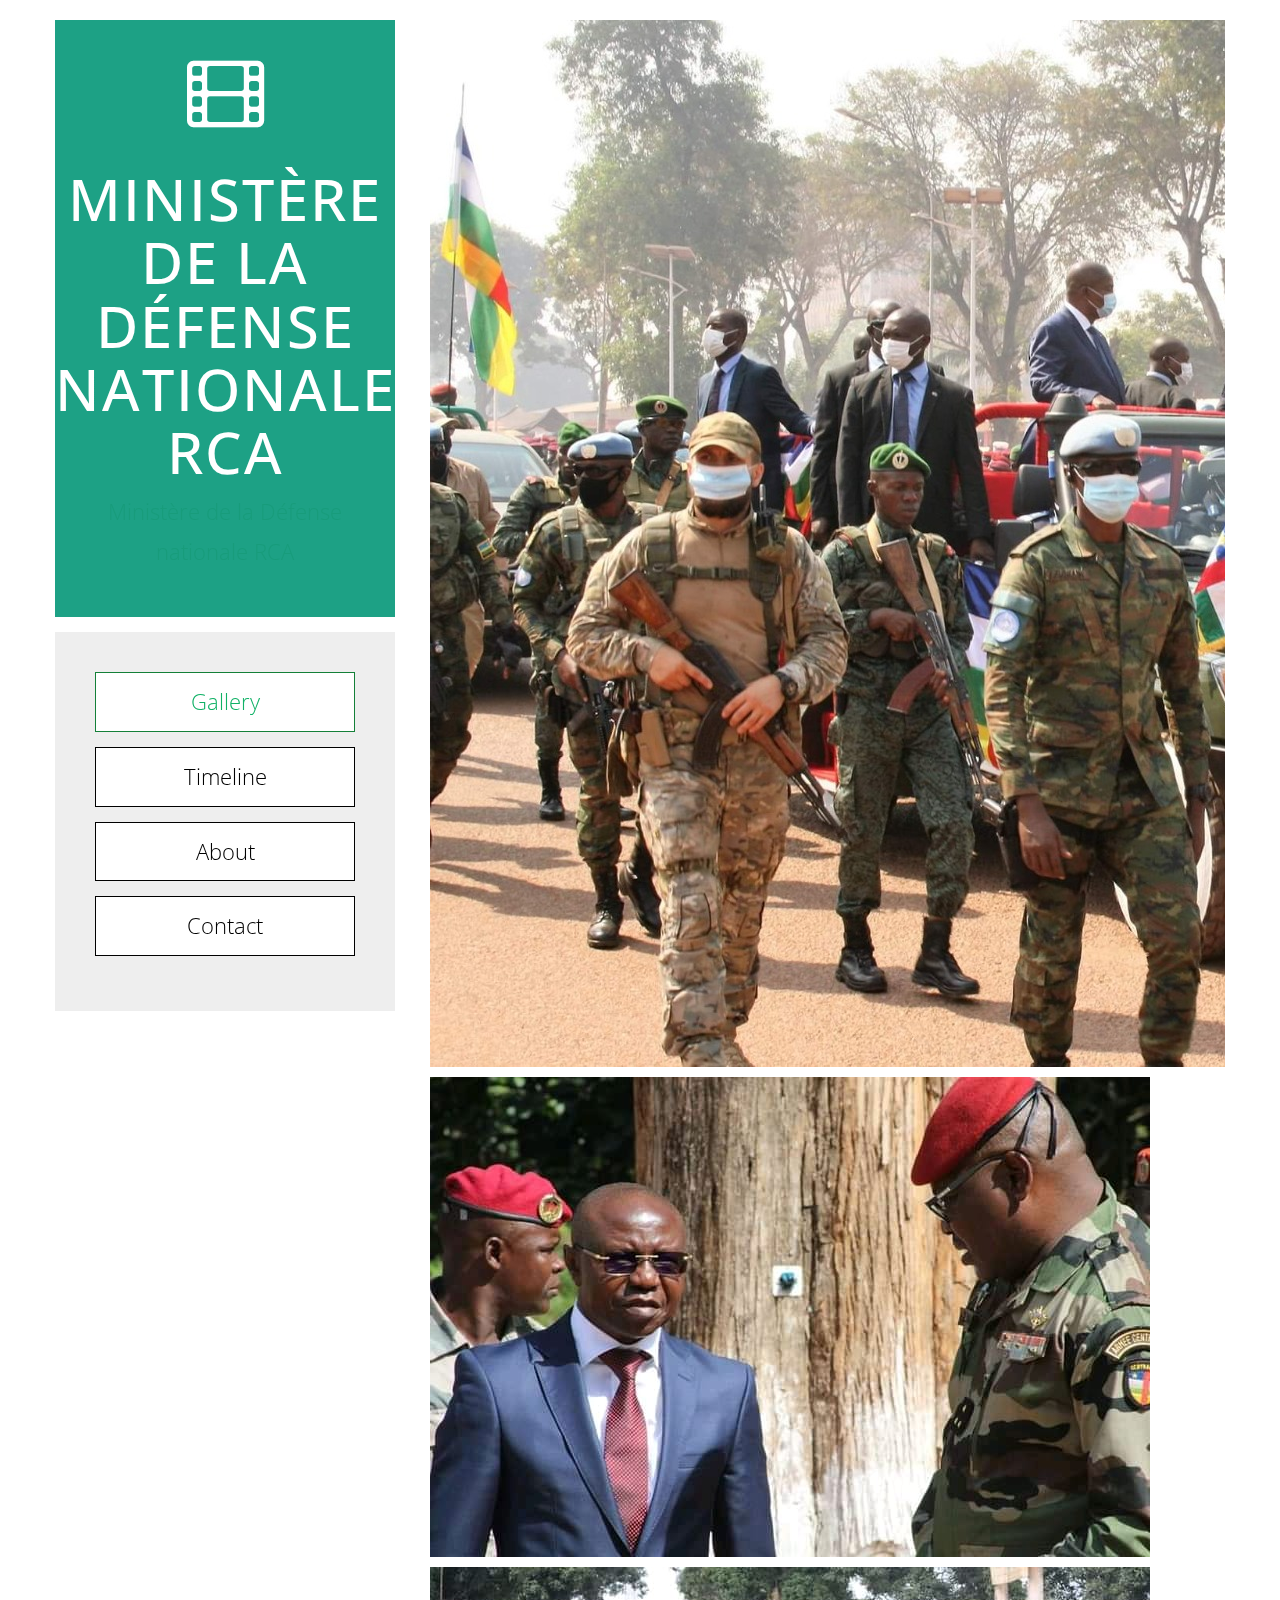
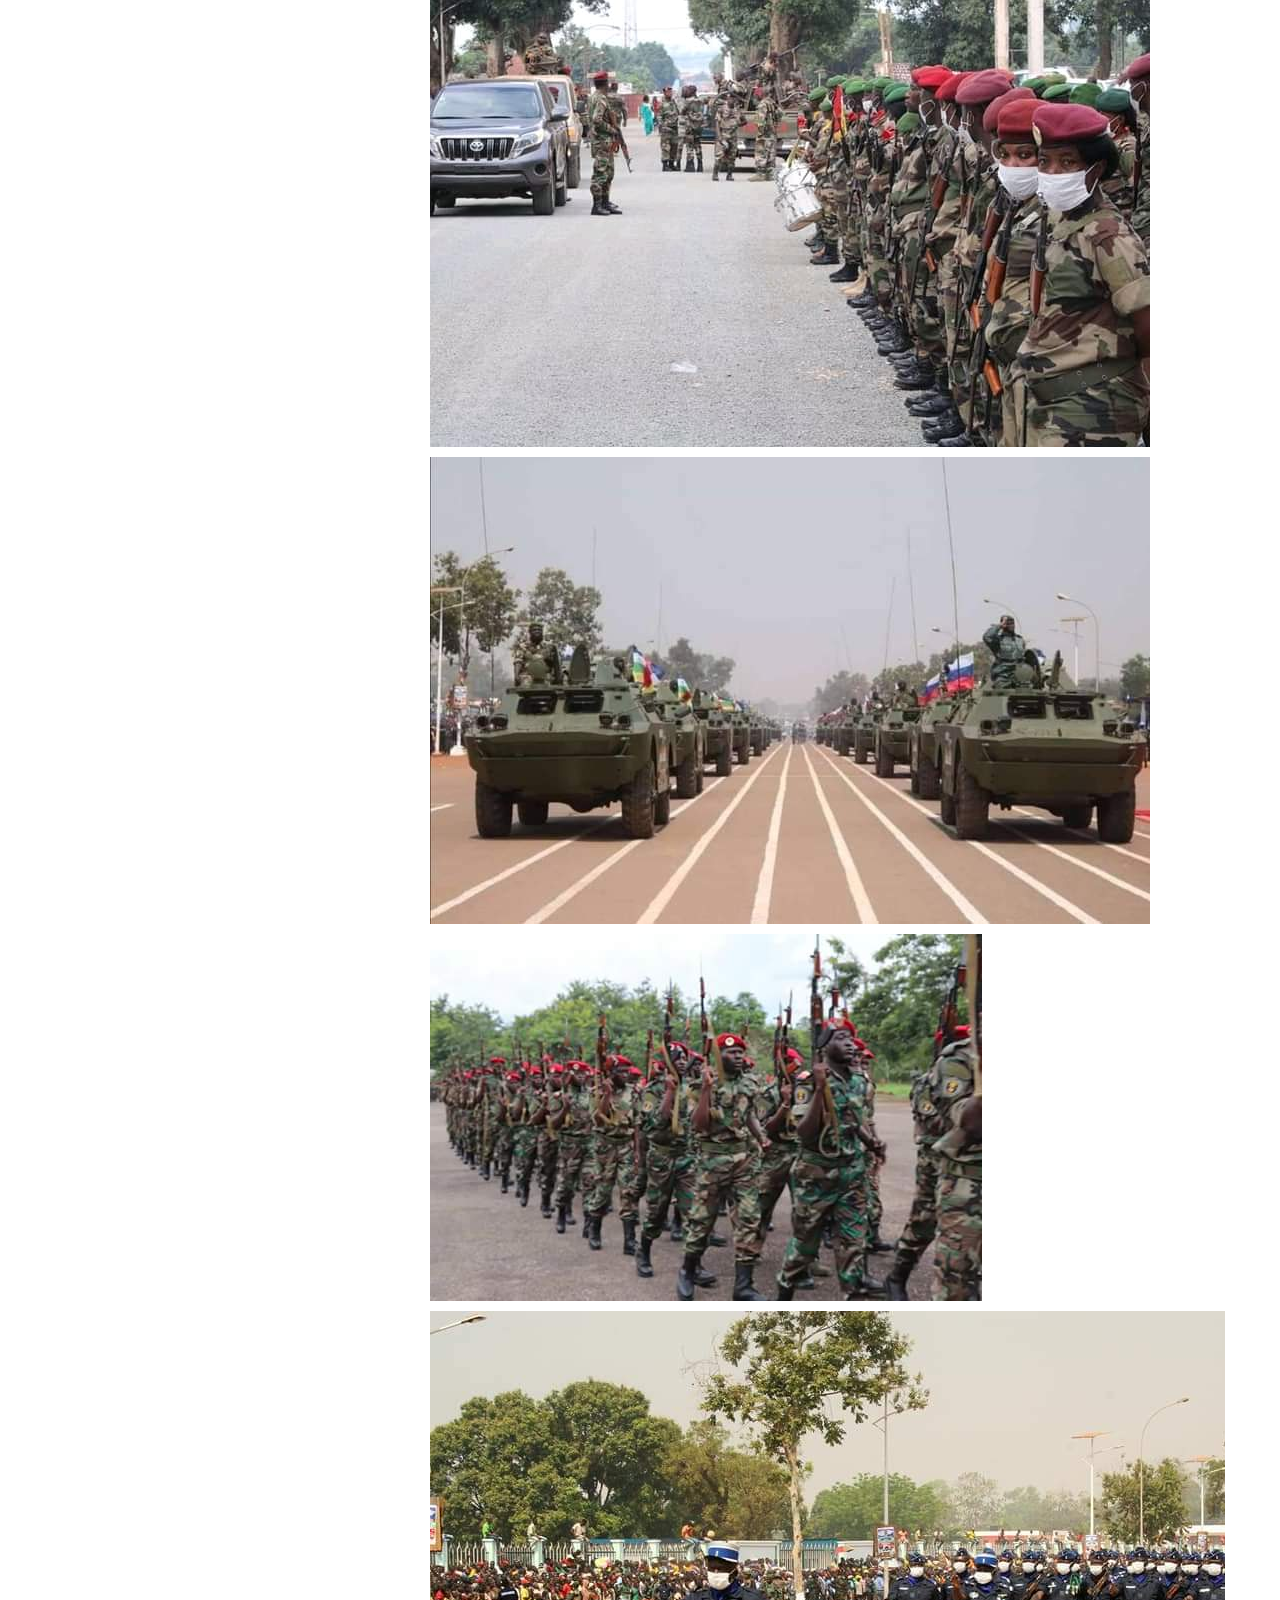
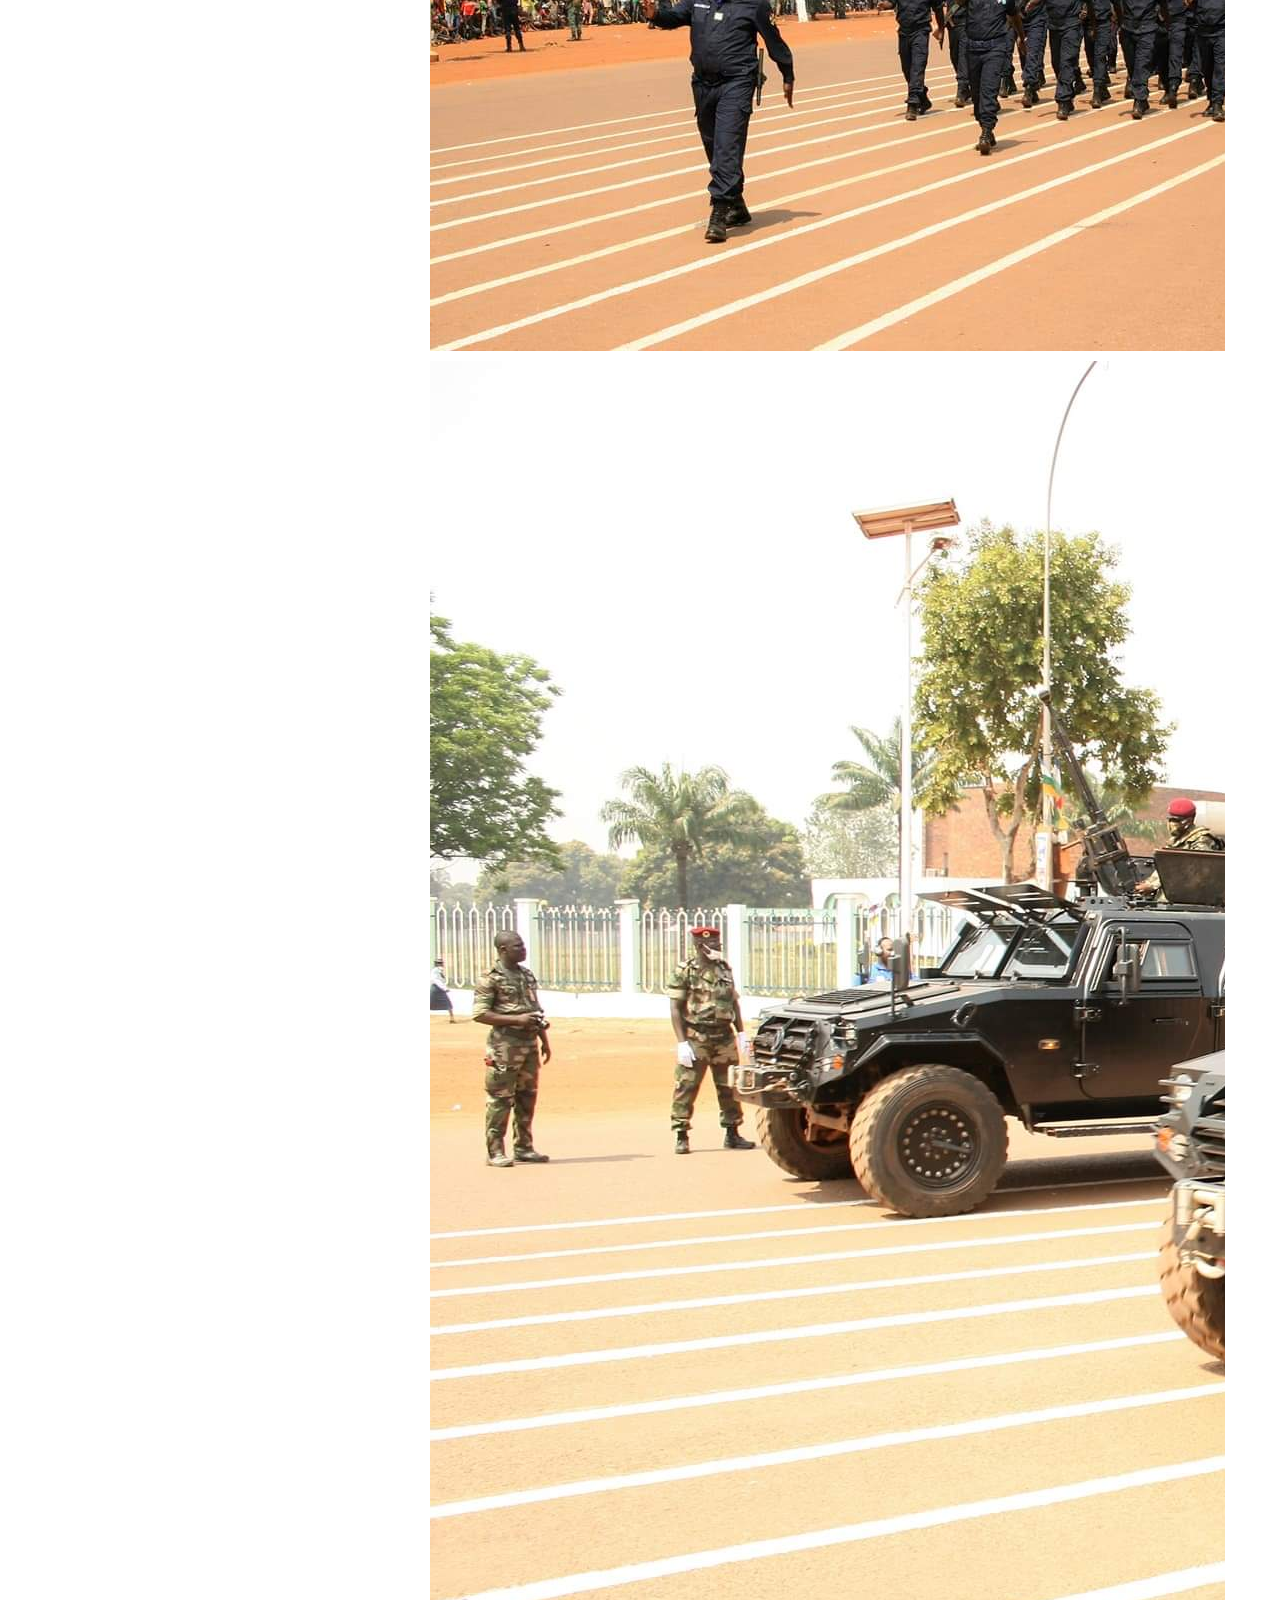
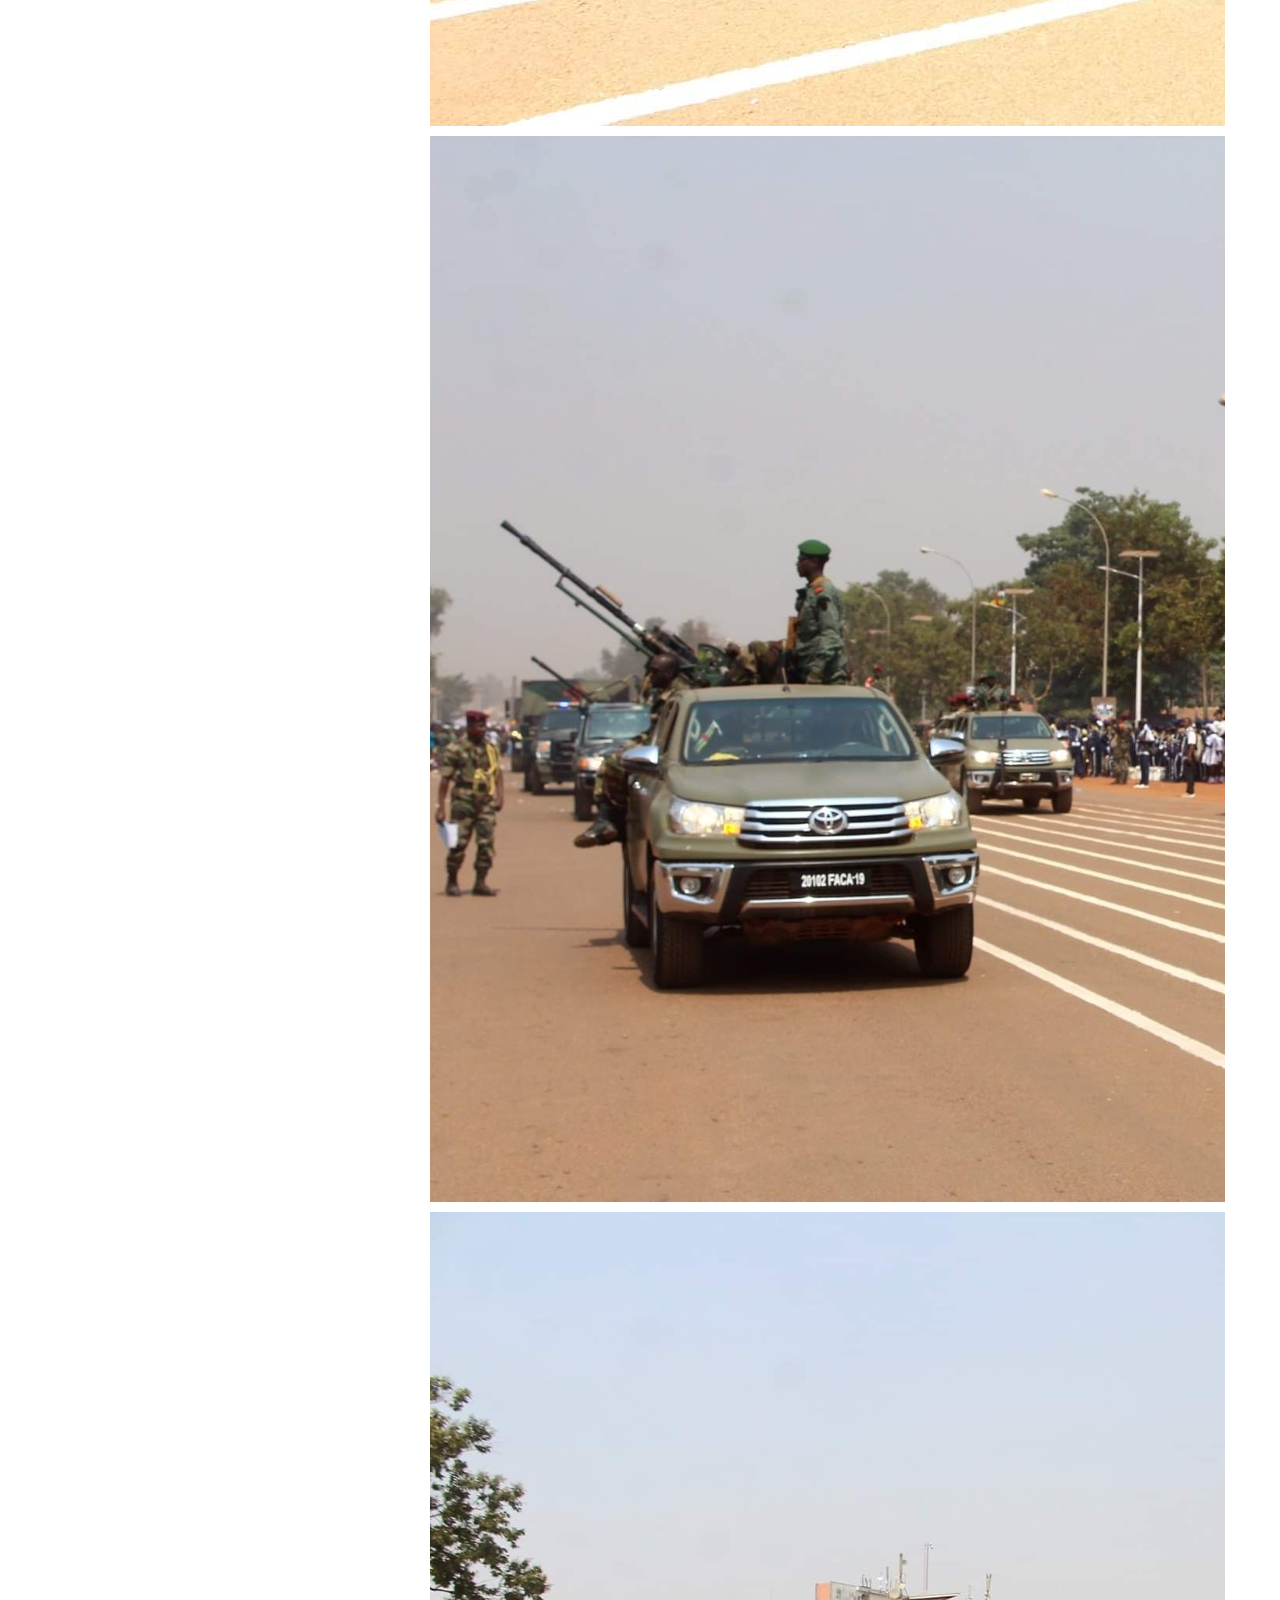
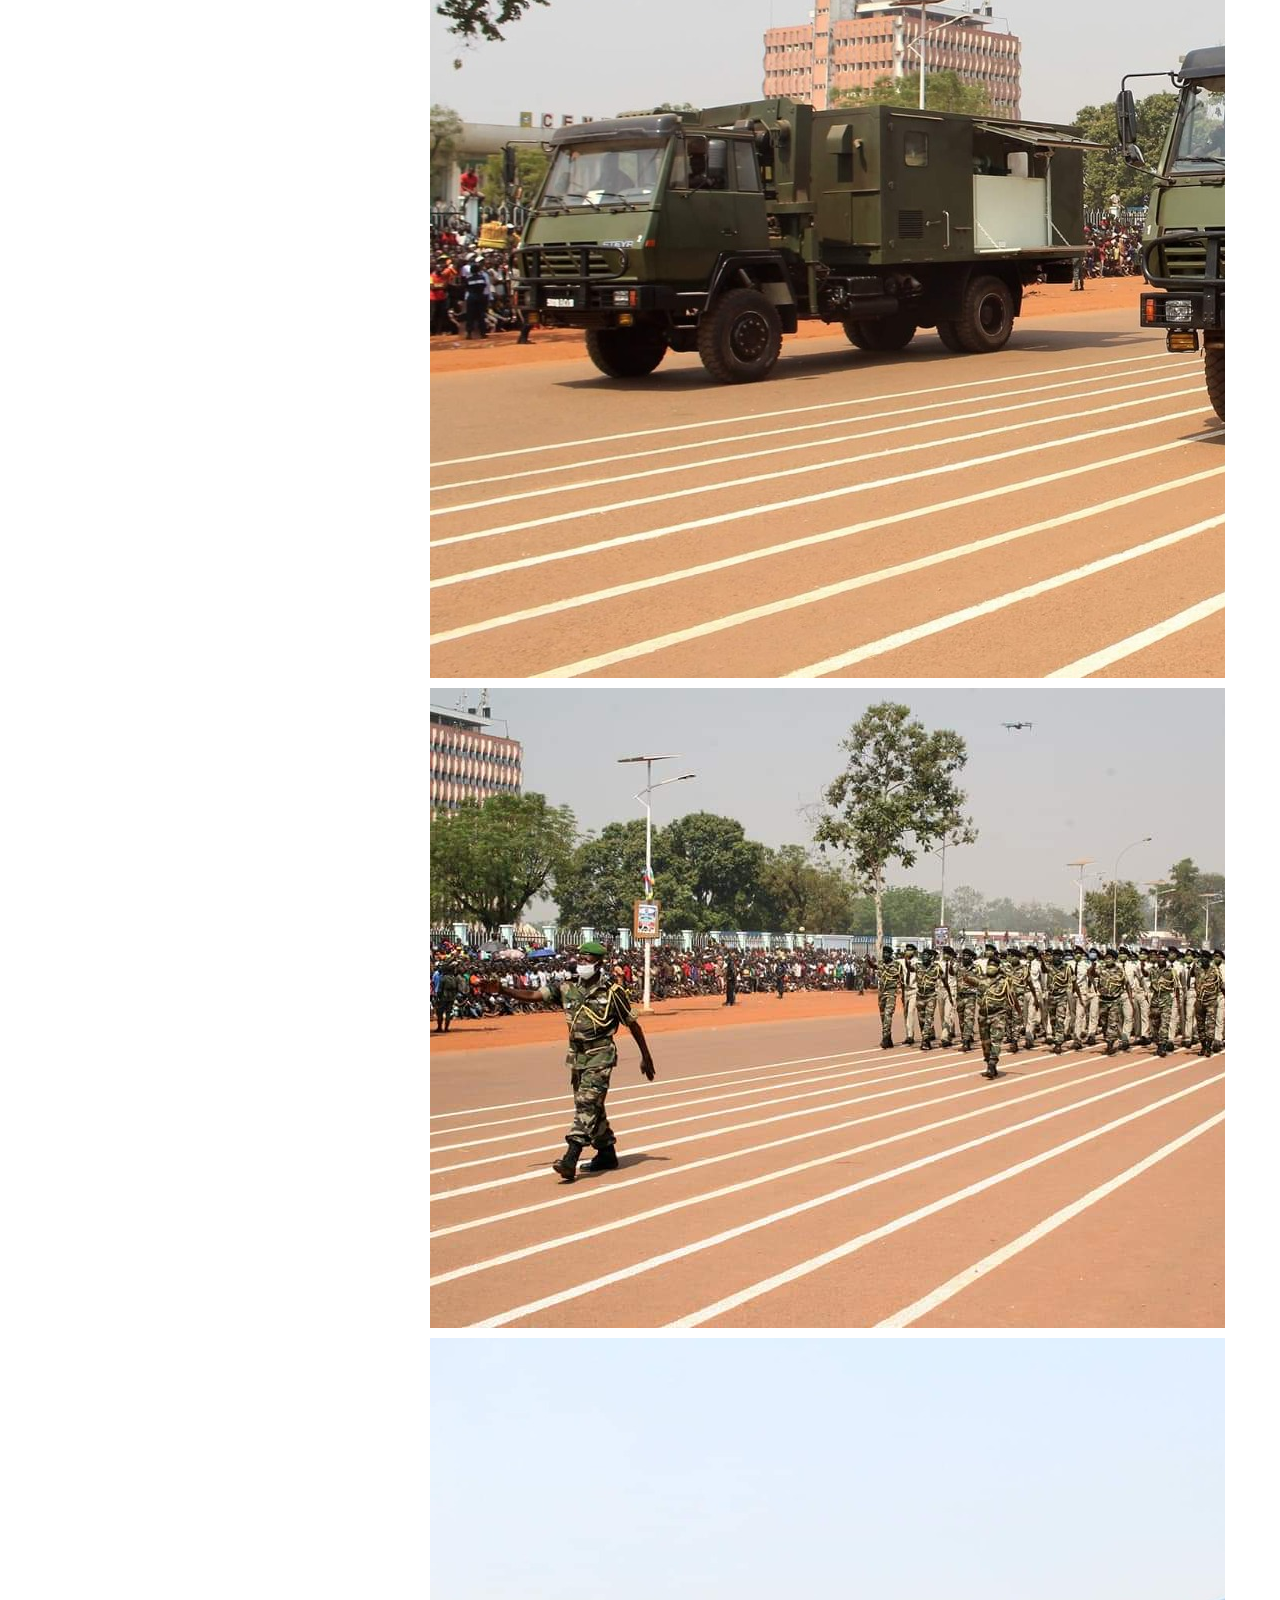
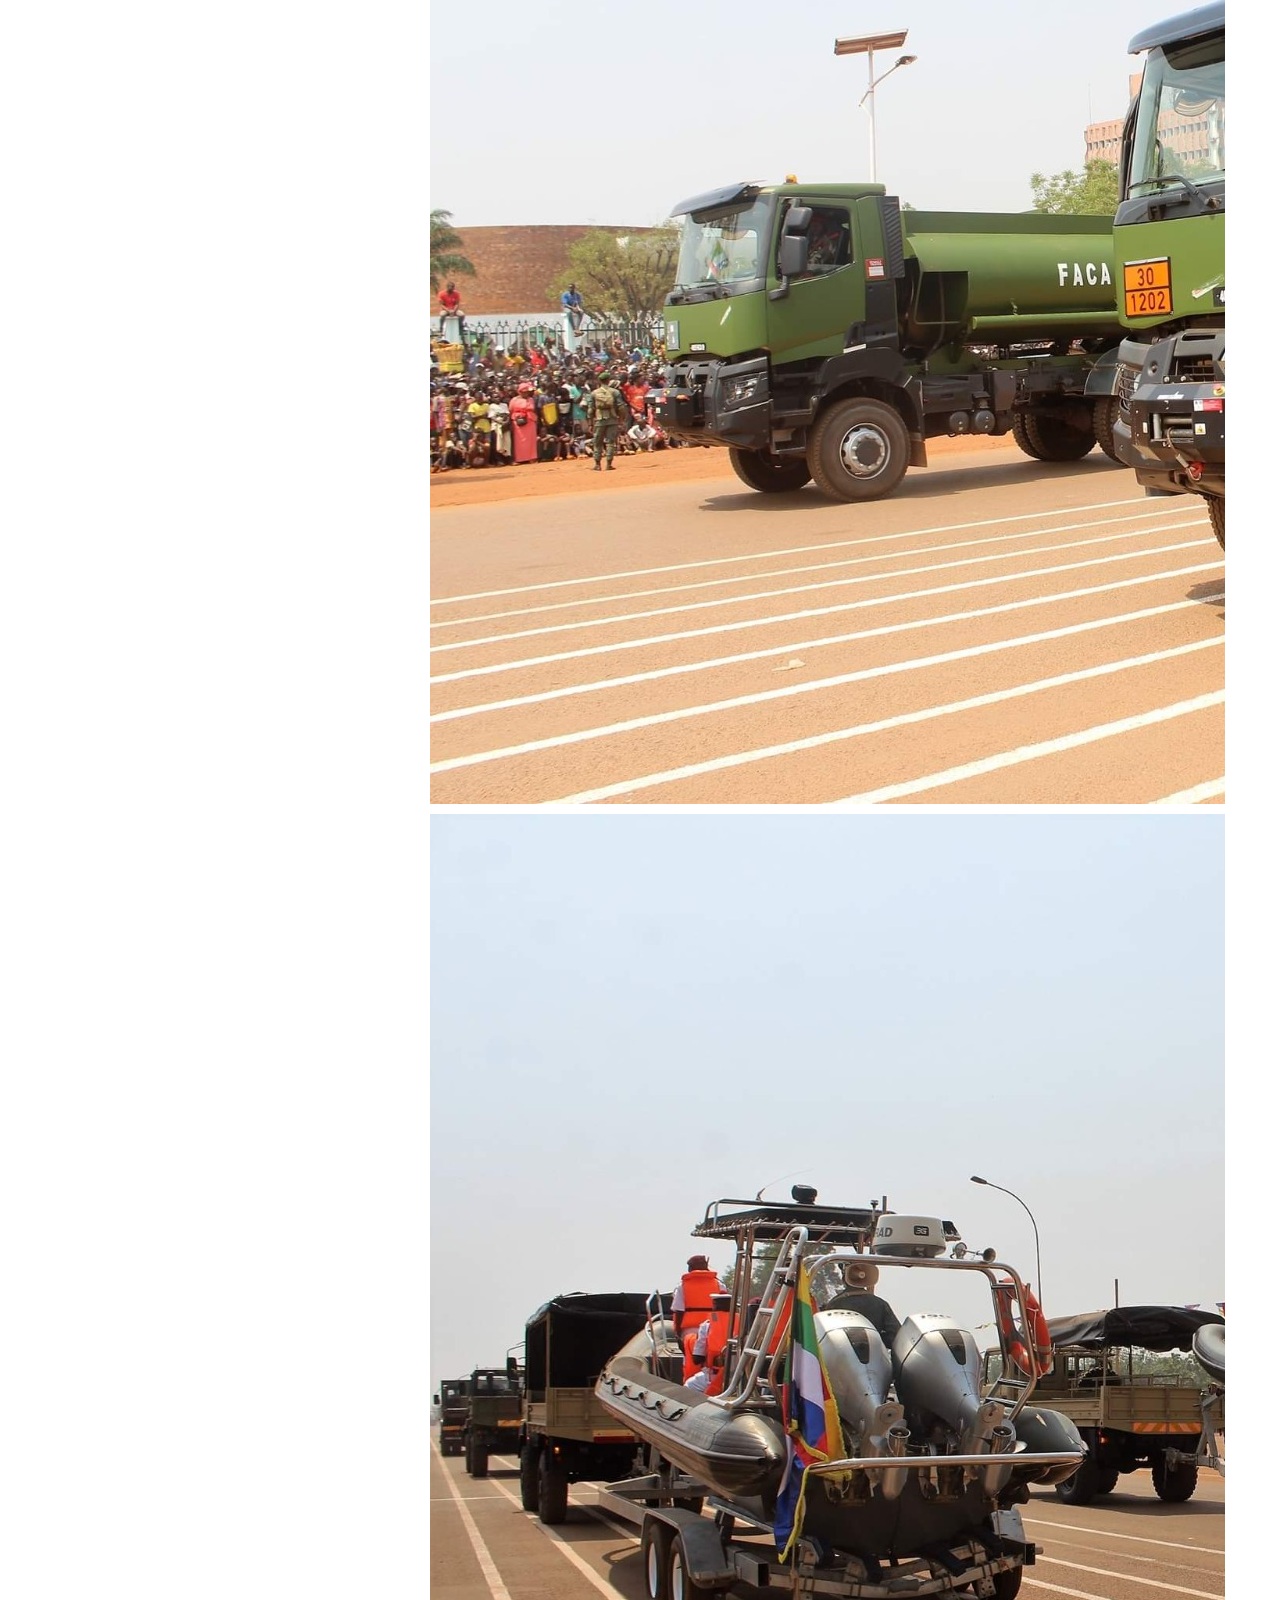
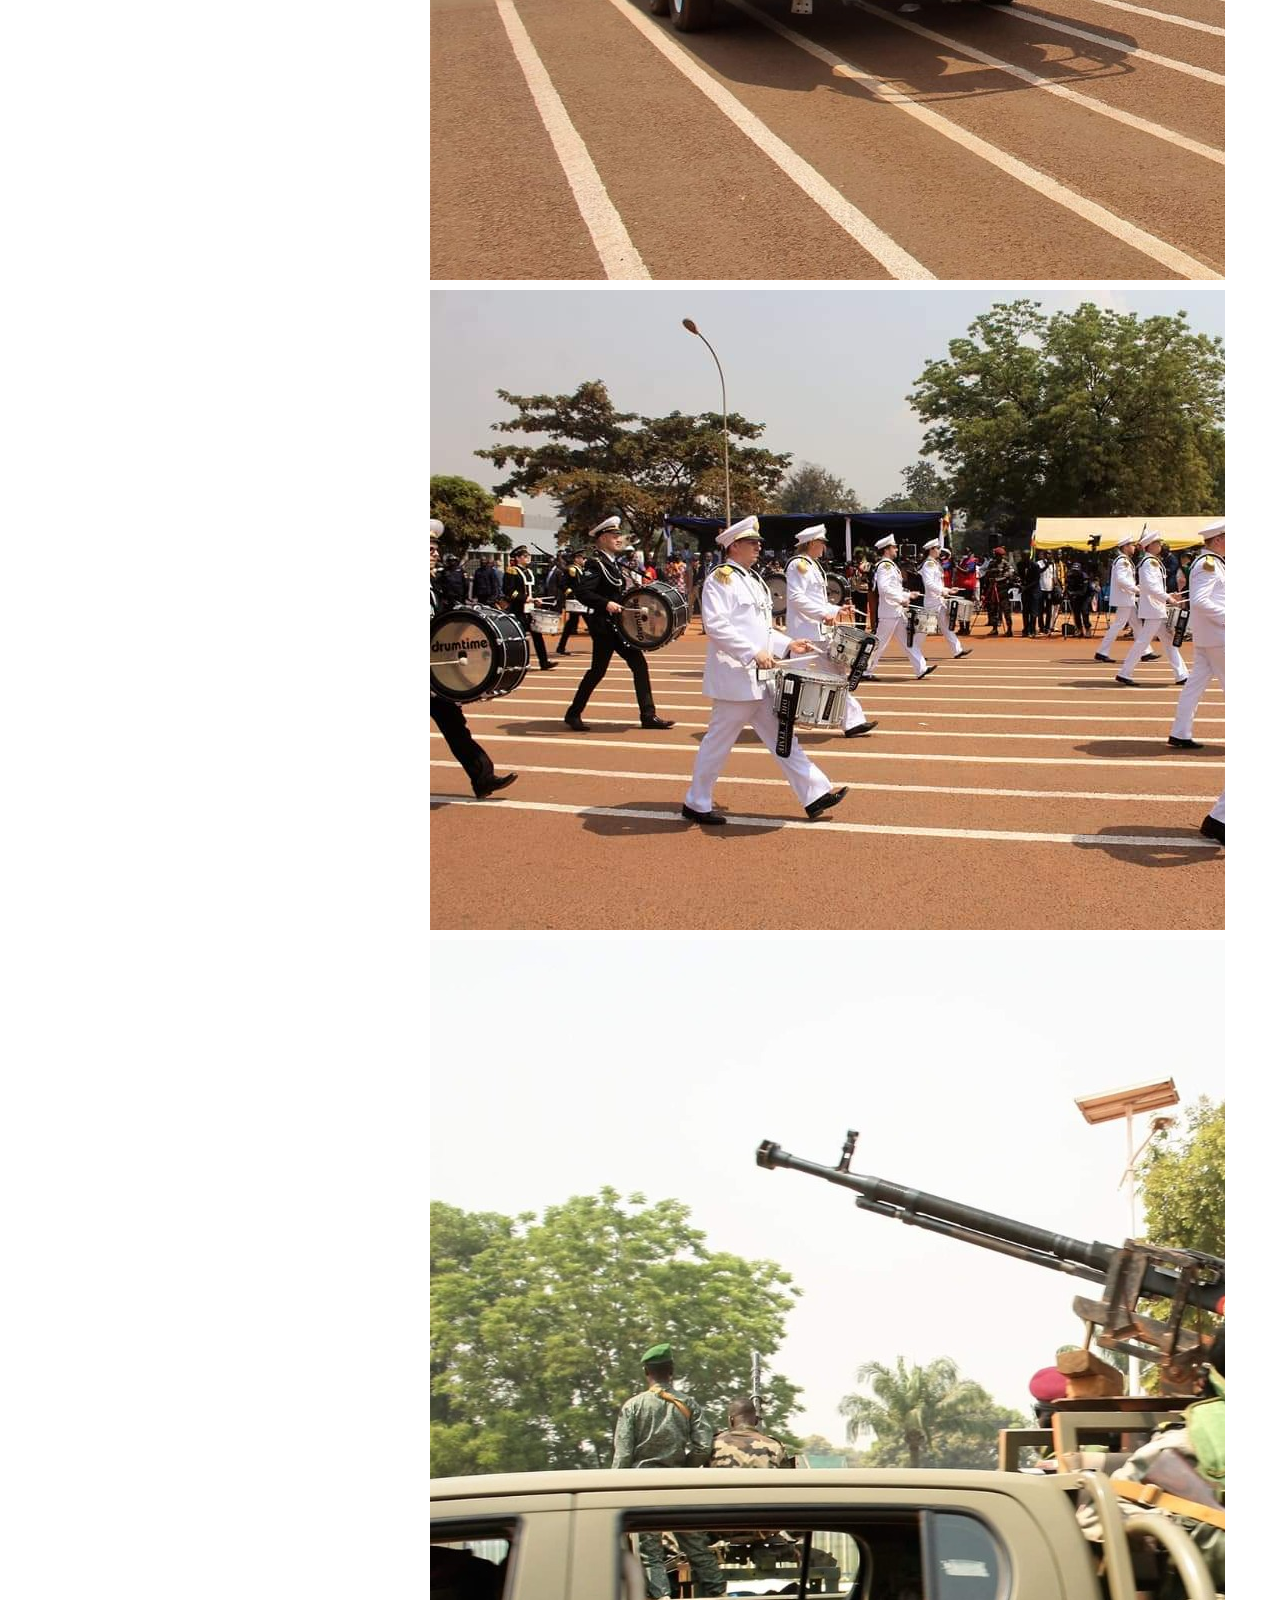
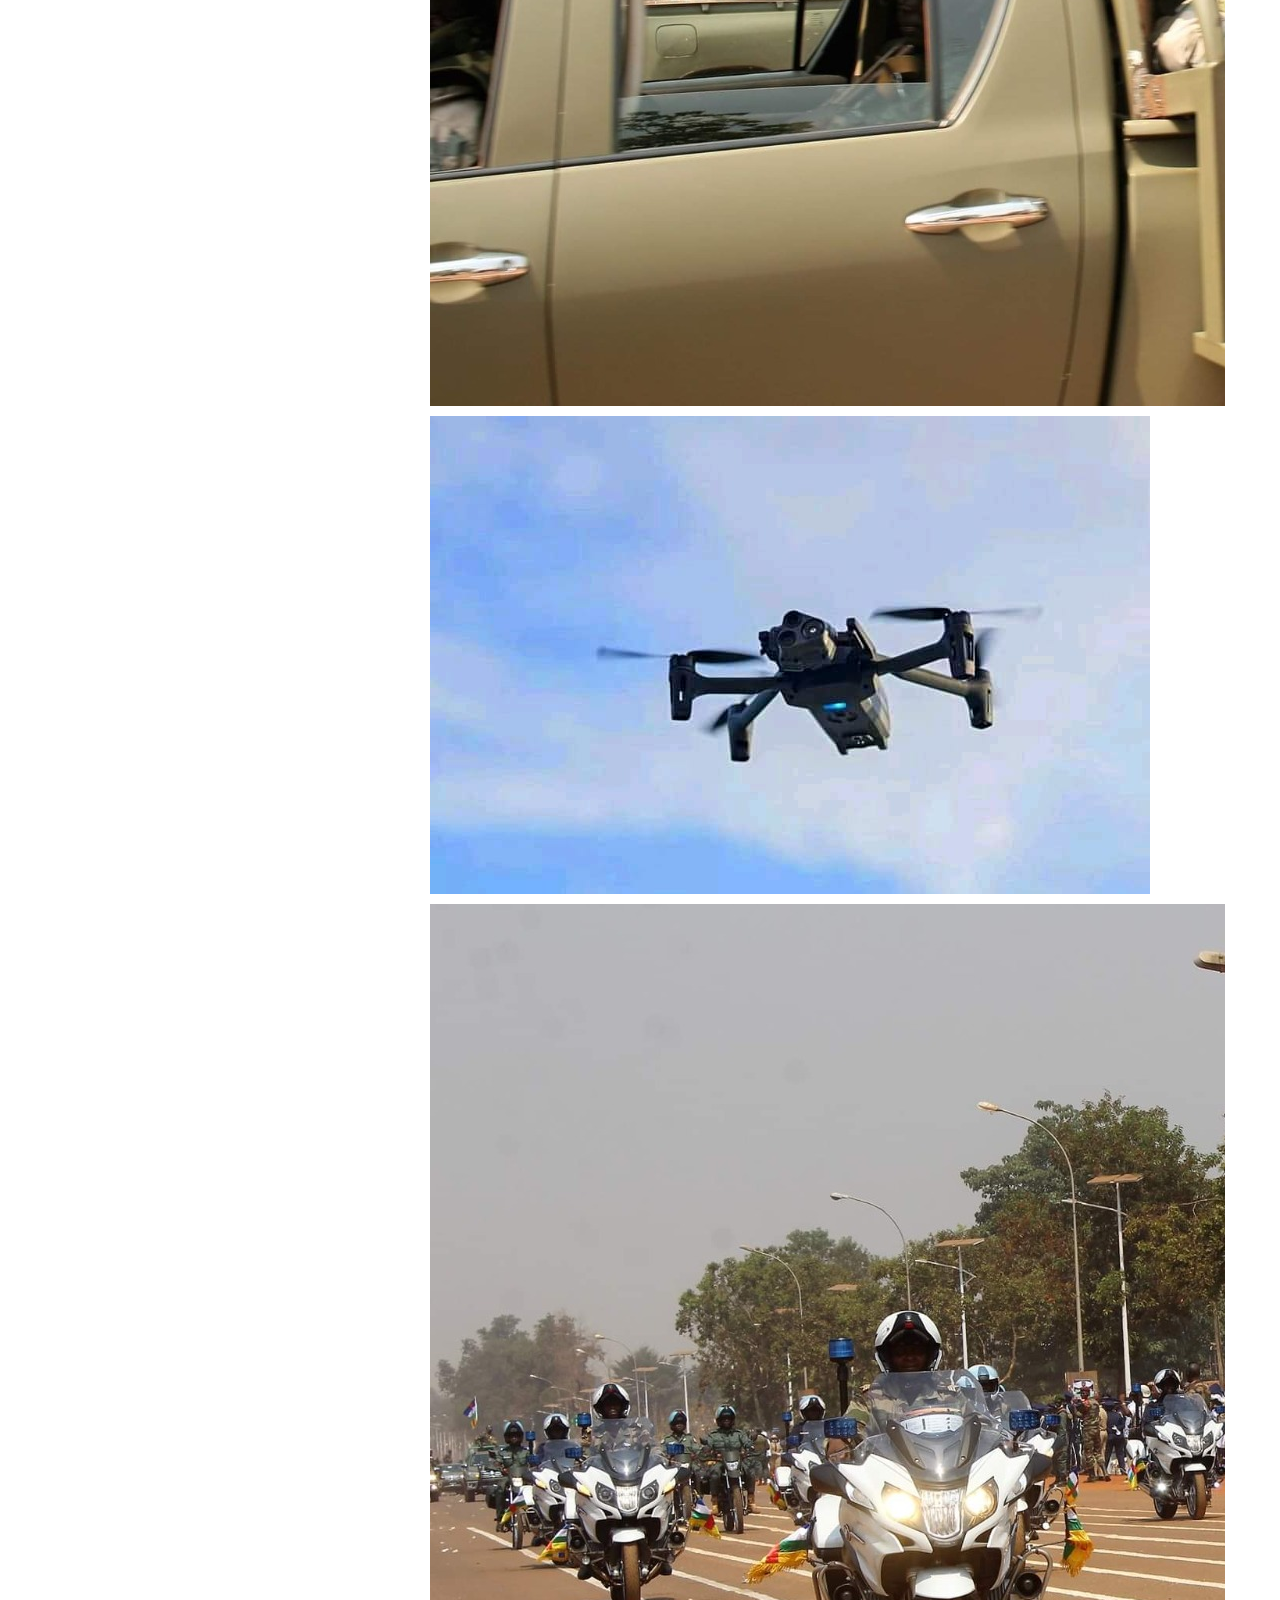
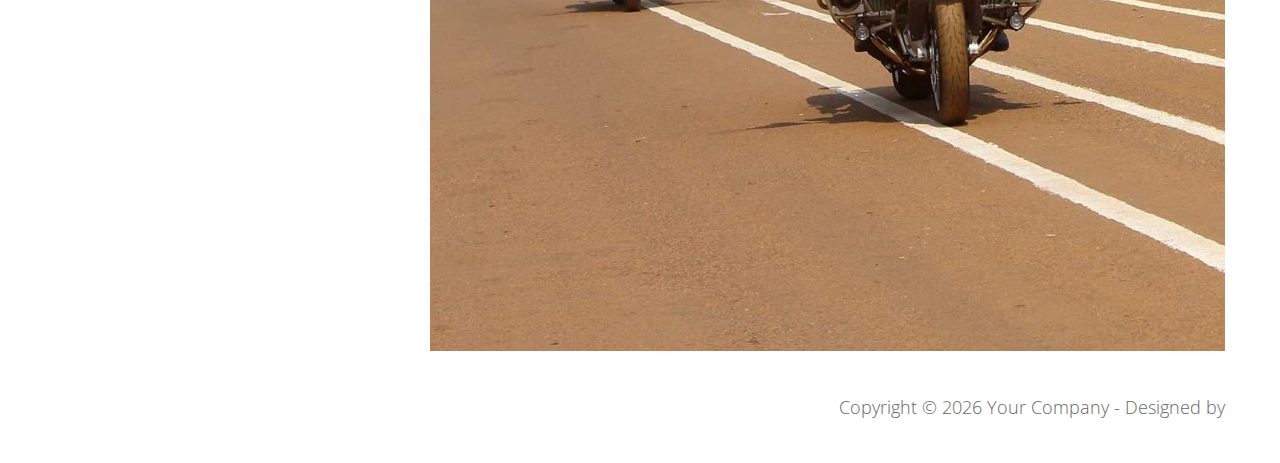
<file: index.html>
<!DOCTYPE html>
<html lang="en">
<head>
    <meta charset="utf-8">
    <meta http-equiv="X-UA-Compatible" content="IE=edge">
    <meta name="viewport" content="width=device-width, initial-scale=1">
    <title>Ministère de la Défense nationale RCA </title>
<!--

Template 2094 Mason

http://www.tooplate.com/view/2094-mason

-->
    <!-- load stylesheets -->
    <link rel="stylesheet" href="//fonts.googleapis.com/css?family=Open+Sans:300,400"> <!-- Google web font "Open Sans", https://fonts.google.com/ -->
    <link rel="stylesheet" href="font-awesome-4.7.0/css/font-awesome.min.css">         <!-- Font Awesome, http://fontawesome.io/ -->
    <link rel="stylesheet" href="css/bootstrap.min.css">                               <!-- Bootstrap styles, https://getbootstrap.com/ -->
    <link rel="stylesheet" href="css/tooplate-style.css">                            <!-- Templatemo style -->

    <!-- HTML5 shim and Respond.js for IE8 support of HTML5 elements and media queries -->
    <!-- WARNING: Respond.js doesn't work if you view the page via file:// -->
        <!--[if lt IE 9]>
          <script src="https://oss.maxcdn.com/html5shiv/3.7.2/html5shiv.min.js"></script>
          <script src="https://oss.maxcdn.com/respond/1.4.2/respond.min.js"></script>
          <![endif]-->
      </head>

      <body>
        <div class="container-fluid">
            <div class="tm-body">
                <div class="tm-sidebar sticky">
                    <section id="welcome" class="tm-content-box tm-banner margin-b-15">
                        <div class="tm-banner-inner">
                            <i class="fa fa-film fa-4x margin-b-40"></i>
                            <h1 class="tm-banner-title">Ministère de la Défense nationale RCA </h1>
                            <p class="tm-banner-subtitle">Ministère de la Défense nationale RCA </p>                   
                        </div>                    
                    </section>
                    <nav class="tm-main-nav">
                        <ul class="tm-main-nav-ul">
                            <li class="tm-nav-item"><a href="index.html" class="tm-nav-item-link tm-button active">Gallery</a>
                            </li>
                            <li class="tm-nav-item"><a href="timeline.html" class="tm-nav-item-link tm-button">Timeline</a>
                            </li>
                            <li class="tm-nav-item"><a href="about.html" class="tm-nav-item-link tm-button">About</a>
                            </li>
                            <li class="tm-nav-item"><a href="contact.html" class="tm-nav-item-link tm-button">Contact</a>
                            </li>
                        </ul>
                    </nav>
                </div>
                
                <div class="tm-main-content tm-gallery-container">                    
                    <div class="grid">                                                    
                        <div class="grid-item"><img src="img/gallery-img-23-01.jpg" alt="Image"></div>
                        <div class="grid-item"><img src="img/gallery-img-11-01.jpg" alt="Image"></div>
                        <div class="grid-item"><img src="img/gallery-img-12-01.jpg" alt="Image"></div>
                        <div class="grid-item"><img src="img/gallery-img-11-02.jpg" alt="Image"></div>                        
                        <div class="grid-item"><img src="img/gallery-img-12-02.jpg" alt="Image"></div>
                        <div class="grid-item"><img src="img/gallery-img-23-02.jpg" alt="Image"></div>
                        <div class="grid-item"><img src="img/gallery-img-11-03.jpg" alt="Image"></div>
                        <div class="grid-item"><img src="img/gallery-img-23-03.jpg" alt="Image"></div>                        
                        <div class="grid-item"><img src="img/gallery-img-11-04.jpg" alt="Image"></div>
                        <div class="grid-item"><img src="img/gallery-img-11-05.jpg" alt="Image"></div>
                        <div class="grid-item"><img src="img/gallery-img-12-03.jpg" alt="Image"></div>
                        <div class="grid-item"><img src="img/gallery-img-12-04.jpg" alt="Image"></div>
                        <div class="grid-item"><img src="img/gallery-img-11-06.jpg" alt="Image"></div>
                        <div class="grid-item"><img src="img/gallery-img-23-04.jpg" alt="Image"></div>
                        <div class="grid-item"><img src="img/gallery-img-11-07.jpg" alt="Image"></div>
                        <div class="grid-item"><img src="img/gallery-img-23-05.jpg" alt="Image"></div>
                    </div>                    
                </div> <!-- tm-main-content -->
            </div>

            <footer class="tm-footer text-right">
                <p>Copyright &copy; <span class="tm-current-year">2018</span> Your Company 
                
                - Designed by </p>
            </footer> 

        </div> <!-- container-fluid -->
        
        <!-- load JS files -->
        
        <script src="js/jquery-1.11.3.min.js"></script>             <!-- jQuery (https://jquery.com/download/) -->
        <script src="js/imagesloaded.pkgd.min.js"></script> <!-- https://masonry.desandro.com/ -->
        <script src="js/masonry.pkgd.min.js"></script> <!-- https://masonry.desandro.com/ -->
        
        <!-- Templatemo scripts -->
        <script>  
    
        $(document).ready(function(){

            // init Masonry
            // https://codepen.io/craigwheeler/pen/MYjBga
            var $grid = $('.grid').masonry({
                
                // set itemSelector so .grid-sizer is not used in layout
                // itemSelector: '.grid-item',
                // use element for option
                // columnWidth: '.grid-sizer',
                // percentPosition: true

                itemSelector: '.grid-item',
                isFitWidth: true,
                columnWidth: 1
            });
            // layout Masonry after each image loads
            $grid.imagesLoaded().progress( function() {
              $grid.masonry('layout');
            });            

            // Update the current year in copyright
            $('.tm-current-year').text(new Date().getFullYear());        
        });

        </script>
    </body>
    </html>
</file>
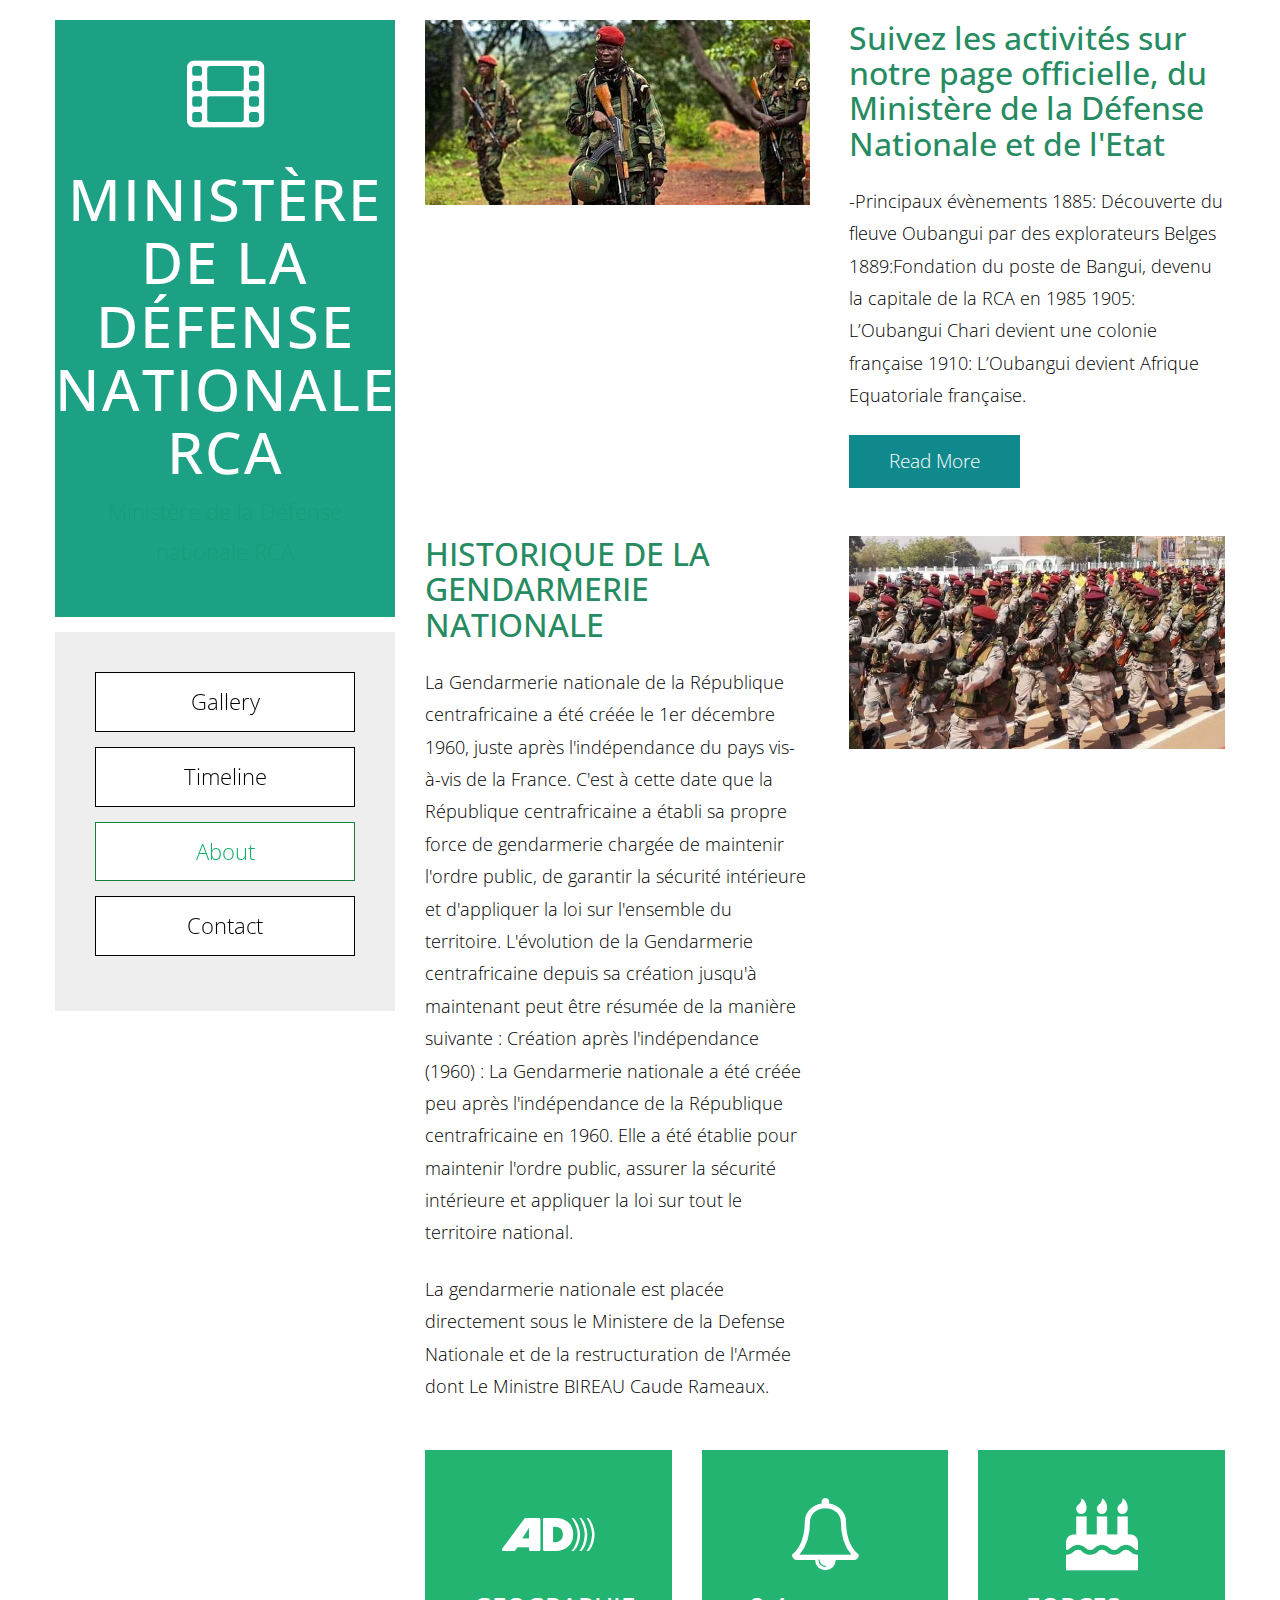
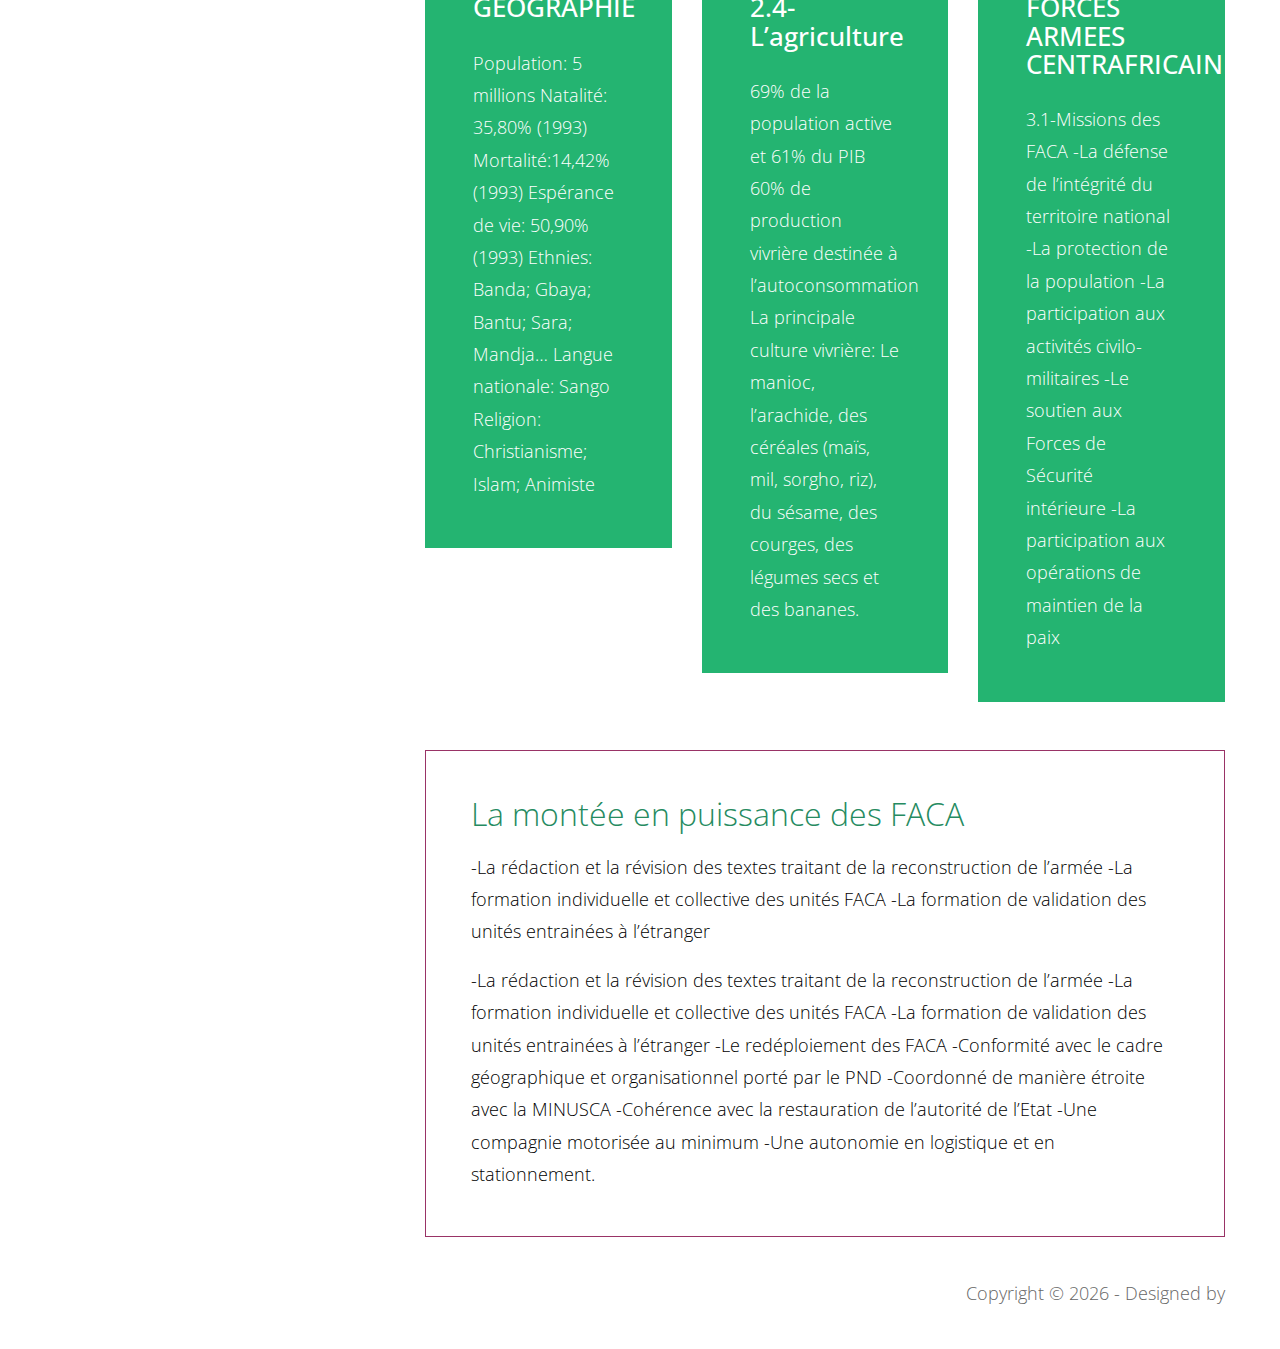
<file: about.html>
<!DOCTYPE html>
<html lang="en">
<head>
    <meta charset="utf-8">
    <meta http-equiv="X-UA-Compatible" content="IE=edge">
    <meta name="viewport" content="width=device-width, initial-scale=1">
    <title>Ministère de la Défense nationale RCA </title>
<!--

Template 2094 Mason

http://www.tooplate.com/view/2094-mason

-->
<!-- load stylesheets -->
<link rel="stylesheet" href="//fonts.googleapis.com/css?family=Open+Sans:300,400">   <!-- Google web font "Open Sans", https://fonts.google.com/ -->
<link rel="stylesheet" href="font-awesome-4.7.0/css/font-awesome.min.css">           <!-- Font Awesome, http://fontawesome.io/ -->
<link rel="stylesheet" href="css/bootstrap.min.css">                                 <!-- Bootstrap styles, https://getbootstrap.com/ -->
<link rel="stylesheet" href="css/tooplate-style.css">                              	 <!-- Templatemo style -->

<!-- HTML5 shim and Respond.js for IE8 support of HTML5 elements and media queries -->
<!-- WARNING: Respond.js doesn't work if you view the page via file:// -->
        <!--[if lt IE 9]>
          <script src="https://oss.maxcdn.com/html5shiv/3.7.2/html5shiv.min.js"></script>
          <script src="https://oss.maxcdn.com/respond/1.4.2/respond.min.js"></script>
      <![endif]-->
</head>

<body>
    <div class="container-fluid">
        <div class="tm-body">
            <div class="tm-sidebar sticky">
                <section id="welcome" class="tm-content-box tm-banner margin-b-15">
                    <div class="tm-banner-inner">
                        <i class="fa fa-film fa-4x margin-b-40"></i>
                        <h1 class="tm-banner-title">Ministère de la Défense nationale RCA</h1>
                        <p class="tm-banner-subtitle">Ministère de la Défense nationale RCA </p>                   
                    </div>                    
                </section>
                <nav class="tm-main-nav">
                    <ul class="tm-main-nav-ul">
                        <li class="tm-nav-item"><a href="index.html" class="tm-nav-item-link tm-button">Gallery</a>
                        </li>
                        <li class="tm-nav-item"><a href="timeline.html" class="tm-nav-item-link tm-button">Timeline</a>
                        </li>
                        <li class="tm-nav-item"><a href="about.html" class="tm-nav-item-link tm-button active">About</a>
                        </li>
                        <li class="tm-nav-item"><a href="contact.html" class="tm-nav-item-link tm-button">Contact</a>
                        </li>
                    </ul>
                </nav>
            </div>
            <div class="tm-main-content">
                <div class="row mb-5">
                    <div class="col-xs-12 col-sm-12 col-md-6 col-lg-6 text-center mb-md-0 mb-4"><img src="img/575x400-01.jpg" alt="Image" class="img-fluid"></div>
                    <div class="col-xs-12 col-sm-12 col-md-6 col-lg-6 pl-md-4 tm-flex-center">
                        <div class="tm-about-text tm-flexbox-ie-fix">
                            <h2 class="tm-orange-text mb-4">Suivez les activités sur notre page officielle, du Ministère de la Défense Nationale et de l'Etat</h2>
                            <p class="mb-4">-Principaux évènements
                                1885: Découverte du fleuve Oubangui par des explorateurs Belges 
                                1889:Fondation du poste de Bangui, devenu la capitale de la RCA en 1985
                                1905: L’Oubangui Chari devient une colonie française
                                1910: L’Oubangui devient Afrique Equatoriale française.
                                </p>
                            <a href="#" class="tm-button tm-button-normal tm-button-gray">Read More</a>    
                        </div>                            
                    </div>
                </div> <!-- row -->
                <div class="row mb-5">
                    <div class="col-xs-12 col-sm-12 col-md-6 col-lg-6 mb-md-0 mb-4 tm-flex-center">
                        <div class="tm-about-text tm-flexbox-ie-fix">
                            <h2 class="tm-orange-text mb-4">HISTORIQUE DE LA GENDARMERIE NATIONALE</h2>
                            <p class="mb-4">La Gendarmerie nationale de la République centrafricaine a été créée le 1er décembre 1960, juste après l'indépendance du pays vis-à-vis de la France. C'est à cette date que la République centrafricaine a établi sa propre force de gendarmerie chargée de maintenir l'ordre public, de garantir la sécurité intérieure et d'appliquer la loi sur l'ensemble du territoire.
                                L'évolution de la Gendarmerie centrafricaine depuis sa création jusqu'à maintenant peut être résumée de la manière suivante :
Création après l'indépendance (1960) : La Gendarmerie nationale a été créée peu après l'indépendance de la République centrafricaine en 1960. Elle a été établie pour maintenir l'ordre public, assurer la sécurité intérieure et appliquer la loi sur tout le territoire national.
                                </p> 
                                <p>La gendarmerie nationale est placée directement sous le Ministere de la Defense Nationale et de la restructuration de l'Armée dont Le Ministre BIREAU Caude Rameaux.</p>
                           
                        </div>                            
                    </div>
                    <div class="col-xs-12 col-sm-12 col-md-6 col-lg-6 text-center pl-md-4"><img src="img/575x400-02.jpg" alt="Image" class="img-fluid"></div>
                </div> <!-- row -->
                <div class="row mb-4">
                    <div class="col-xs-12 col-sm-6 col-md-6 col-lg-4 mb-4">
                        <div class="tm-bg-orange p-5">
                            <i class="fa fa-4x fa-audio-description d-block mb-4 text-center"></i>
                            <h3 class="mb-4">GEOGRAPHIE</h3>
                            <p>Population: 5 millions
                                Natalité: 35,80% (1993)
                                Mortalité:14,42% (1993)
                                Espérance de vie: 50,90% (1993)
                                Ethnies: Banda; Gbaya; Bantu; Sara; Mandja…
                                Langue nationale: Sango
                                Religion: Christianisme; Islam; Animiste
                                
                                </p>
                        </div>                            
                    </div>
                    <div class="col-xs-12 col-sm-6 col-md-6 col-lg-4 mb-4">
                        <div class="tm-bg-orange p-5">
                            <i class="fa fa-4x fa-bell-o d-block mb-4 text-center"></i>
                            <h3 class="mb-4">2.4-L’agriculture  </h3>
                            <p>69% de la population active et 61% du PIB
                                60% de production vivrière destinée à l’autoconsommation
                                La principale culture vivrière:
                                Le manioc, l’arachide, des céréales (maïs, mil, sorgho, riz), du sésame, des courges, des légumes secs et des bananes.
                                </p>
                        </div>                            
                    </div>
                    <div class="col-xs-12 col-sm-6 col-md-6 col-lg-4 mb-4">
                        <div class="tm-bg-orange p-5">
                            <i class="fa fa-4x fa-birthday-cake d-block mb-4 text-center"></i>
                            <h3 class="mb-4">FORCES ARMEES CENTRAFRICAINES</h3>
                            <p>3.1-Missions des FACA
                                -La défense de l’intégrité du territoire national
                                -La protection de la population
                                -La participation aux activités civilo-militaires
                                -Le soutien aux Forces de Sécurité intérieure
                                -La participation aux opérations de maintien de la paix
                                </p>
                        </div>                            
                    </div>
                </div> <!-- row -->
                <div class="row">
                    <div class="col-xs-12 col-sm-12 col-md-12 col-lg-12">
                        <div class="tm-box-pad tm-bordered-box">
                            <h2 class="tm-section-title tm-orange-text">La montée en puissance des FACA
                            </h2>
                            <p>
                                -La rédaction et la révision des textes traitant de la reconstruction de l’armée
                                -La formation individuelle et collective des unités FACA
                                -La formation de validation des unités entrainées à l’étranger
                                </p>
                            <p>
                                -La rédaction et la révision des textes traitant de la reconstruction de l’armée
                                -La formation individuelle et collective des unités FACA
                                -La formation de validation des unités entrainées à l’étranger
                                -Le redéploiement des FACA
                                -Conformité avec le cadre géographique et organisationnel porté par le PND
                                -Coordonné de manière étroite avec la MINUSCA
                                -Cohérence avec la restauration de l’autorité de l’Etat
                                -Une compagnie motorisée au minimum 
                                -Une autonomie en logistique et en stationnement.
                                </p>
                        </div>                            
                    </div>
                </div>
            </div>
        </div>
        <footer class="tm-footer text-right">
            <p>Copyright &copy; <span class="tm-current-year">2023</span> 
            
            - Designed by </p>
        </footer> 
    </div> <!-- container-fluid -->

    <!-- load JS files -->
    <script src="js/jquery-1.11.3.min.js"></script>     <!-- jQuery (https://jquery.com/download/) -->
    <script>  

        $(document).ready(function(){
            // Update the current year in copyright
            $('.tm-current-year').text(new Date().getFullYear());        
        });

    </script>             

</body>
</html>
</file>
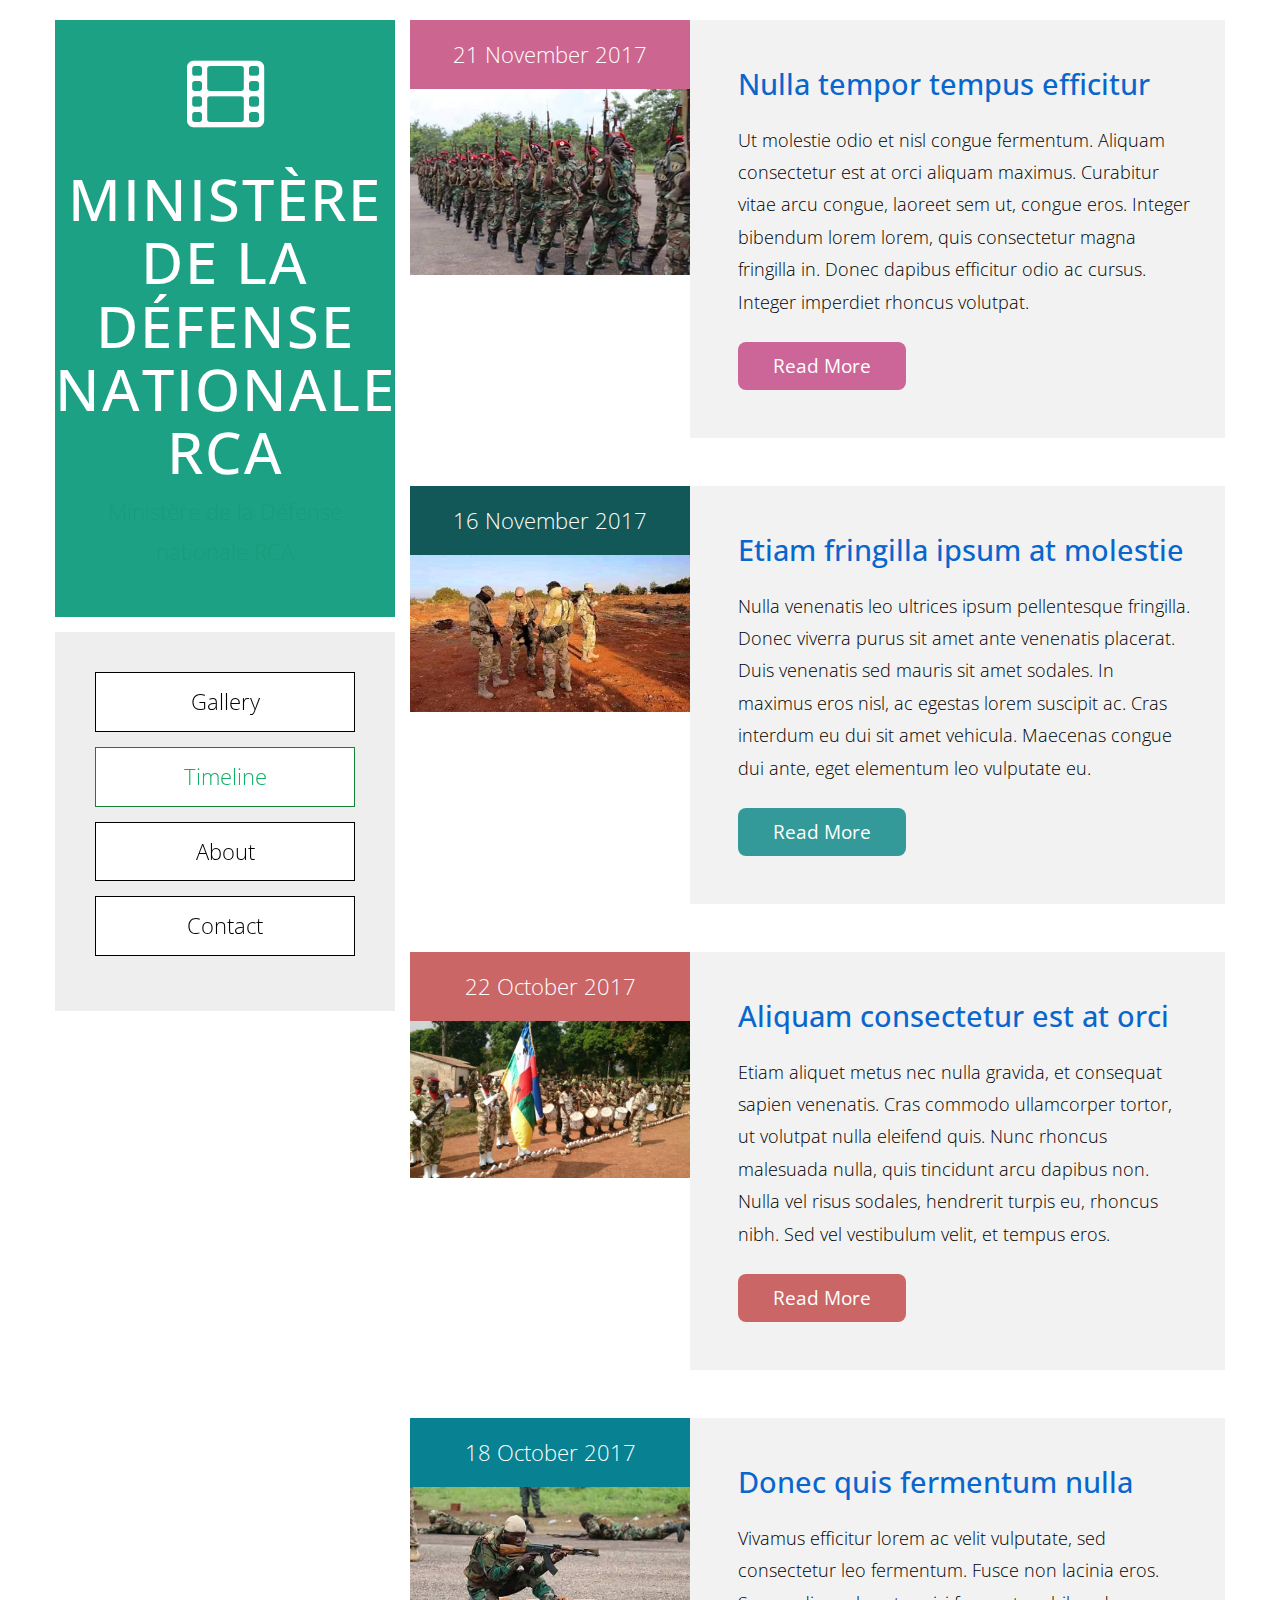
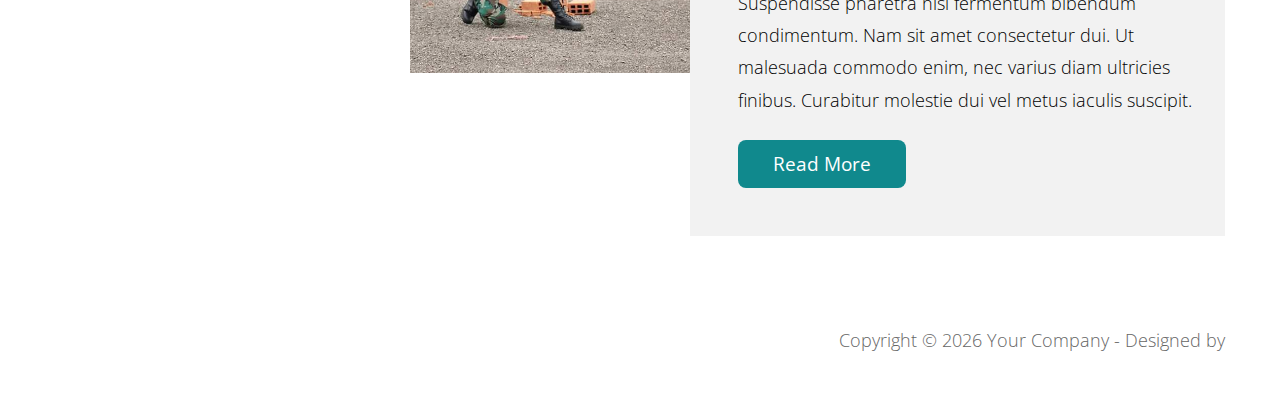
<file: timeline.html>
<!DOCTYPE html>
<html lang="en">
<head>
    <meta charset="utf-8">
    <meta http-equiv="X-UA-Compatible" content="IE=edge">
    <meta name="viewport" content="width=device-width, initial-scale=1">
    <title>Ministère de la Défense nationale RCA </title>
<!--

Template 2094 Mason

http://www.tooplate.com/view/2094-mason

-->
    <!-- load stylesheets -->
    <link rel="stylesheet" href="//fonts.googleapis.com/css?family=Open+Sans:300,400">   <!-- Google web font "Open Sans", https://fonts.google.com/ -->
    <link rel="stylesheet" href="font-awesome-4.7.0/css/font-awesome.min.css">           <!-- Font Awesome, http://fontawesome.io/ -->
    <link rel="stylesheet" href="css/bootstrap.min.css">                                 <!-- Bootstrap styles, https://getbootstrap.com/ -->
    <link rel="stylesheet" href="css/tooplate-style.css">                              <!-- Templatemo style -->

    <!-- HTML5 shim and Respond.js for IE8 support of HTML5 elements and media queries -->
    <!-- WARNING: Respond.js doesn't work if you view the page via file:// -->
        <!--[if lt IE 9]>
          <script src="https://oss.maxcdn.com/html5shiv/3.7.2/html5shiv.min.js"></script>
          <script src="https://oss.maxcdn.com/respond/1.4.2/respond.min.js"></script>
          <![endif]-->
      </head>

      <body>
        <div class="container-fluid">
            <div class="tm-body">
                <div class="tm-sidebar sticky">
                    <section id="welcome" class="tm-content-box tm-banner margin-b-15">
                        <div class="tm-banner-inner">
                            <i class="fa fa-film fa-4x margin-b-40"></i>
                            <h1 class="tm-banner-title">Ministère de la Défense nationale RCA </h1>
                            <p class="tm-banner-subtitle">Ministère de la Défense nationale RCA </p>                   
                        </div>                    
                    </section>
                    <nav class="tm-main-nav">
                        <ul class="tm-main-nav-ul">
                            <li class="tm-nav-item"><a href="index.html" class="tm-nav-item-link tm-button">Gallery</a>
                            </li>
                            <li class="tm-nav-item"><a href="timeline.html" class="tm-nav-item-link tm-button active">Timeline</a>
                            </li>
                            <li class="tm-nav-item"><a href="about.html" class="tm-nav-item-link tm-button">About</a>
                            </li>
                            <li class="tm-nav-item"><a href="contact.html" class="tm-nav-item-link tm-button">Contact</a>
                            </li>
                        </ul>
                    </nav>
                </div>
                
                <div class="tm-main-content">

                    <div class="row mb-5">
                        <div class="media tm-flexbox-ie-fix tm-width-ie-fix">
                            <div class="tm-media-img-container">
                                <div class="text-center pt-31 pb-31 tm-timeline-date tm-bg-pink">21 November 2017</div>
                                <img class="d-flex img-fluid" src="img/610x610-01.jpg" alt="Generic placeholder image">
                            </div>
                          
                          <div class="media-body tm-flexbox-ie-fix tm-width-ie-fix tm-bg-light-gray">
                            <div class="p-5">
                                <h2 class="mb-4 mt-0 tm-blue-text tm-timeline-item-title">Nulla tempor tempus efficitur</h2>
                                <p class="mb-4">
                                Ut molestie odio et nisl congue fermentum. Aliquam consectetur est at orci aliquam maximus. Curabitur vitae arcu congue, laoreet sem ut, congue eros. Integer bibendum lorem lorem, quis consectetur magna fringilla in. Donec dapibus efficitur odio ac cursus. Integer imperdiet rhoncus volutpat.    
                                </p>
                                
                                <a href="#" class="btn btn-primary tm-button-rounded tm-button-pink tm-button-no-border tm-button-normal tm-button-timeline">Read More</a>
                            </div>                            
                          </div>
                        </div>
                    </div> <!-- row -->

                    <div class="row mb-5">
                        <div class="media tm-flexbox-ie-fix tm-width-ie-fix">
                            <div class="tm-media-img-container">
                                <div class="text-center pt-31 pb-31 tm-timeline-date tm-bg-green">16 November 2017</div>
                                <img class="d-flex img-fluid" src="img/610x610-02.jpg" alt="Generic placeholder image">
                            </div>
                          
                            <div class="media-body tm-flexbox-ie-fix tm-width-ie-fix tm-bg-light-gray">
                                <div class="p-5">
                                    <h2 class="mb-4 mt-0 tm-blue-text tm-timeline-item-title">Etiam fringilla ipsum at molestie</h2>
                                    <p class="mb-4">
                                    Nulla venenatis leo ultrices ipsum pellentesque fringilla. Donec viverra purus sit amet ante venenatis placerat. Duis venenatis sed mauris sit amet sodales. In maximus eros nisl, ac egestas lorem suscipit ac. Cras interdum eu dui sit amet vehicula. Maecenas congue dui ante, eget elementum leo vulputate eu.
                                    </p>
                                
                                    <a href="#" class="btn btn-primary tm-button-rounded tm-button-green tm-button-no-border tm-button-normal tm-button-timeline">Read More</a>
                                </div>                            
                            </div>
                        </div>
                    </div> <!-- row -->

                    <div class="row mb-5">
                        <div class="media tm-flexbox-ie-fix tm-width-ie-fix">
                            <div class="tm-media-img-container">
                                <div class="text-center pt-31 pb-31 tm-timeline-date tm-bg-red">22 October 2017</div>
                                <img class="d-flex img-fluid" src="img/610x610-03.jpg" alt="Generic placeholder image">
                            </div>
                          
                          <div class="media-body tm-flexbox-ie-fix tm-width-ie-fix tm-bg-light-gray">
                            <div class="p-5">
                                <h2 class="mb-4 mt-0 tm-blue-text tm-timeline-item-title">Aliquam consectetur est at orci</h2>
                                <p class="mb-4">Etiam aliquet metus nec nulla gravida, et consequat sapien venenatis. Cras commodo ullamcorper tortor, ut volutpat nulla eleifend quis. Nunc rhoncus malesuada nulla, quis tincidunt arcu dapibus non. Nulla vel risus sodales, hendrerit turpis eu, rhoncus nibh. Sed vel vestibulum velit, et tempus eros.</p>
                                
                                <a href="#" class="btn btn-primary tm-button-rounded tm-button-red tm-button-no-border tm-button-normal tm-button-timeline">Read More</a>
                            </div>                            
                          </div>
                        </div>
                    </div> <!-- row -->

                    <div class="row mb-5">
                        <div class="media tm-flexbox-ie-fix tm-width-ie-fix">
                            <div class="tm-media-img-container">
                                <div class="text-center pt-31 pb-31 tm-timeline-date tm-bg-gray">18 October 2017</div>
                                <img class="d-flex img-fluid" src="img/610x610-04.jpg" alt="Generic placeholder image">
                            </div>
                          
                          <div class="media-body tm-flexbox-ie-fix tm-width-ie-fix tm-bg-light-gray">
                            <div class="p-5">
                                <h2 class="mb-4 mt-0 tm-blue-text tm-timeline-item-title">Donec quis fermentum nulla</h2>
                                <p class="mb-4">Vivamus efficitur lorem ac velit vulputate, sed consectetur leo fermentum. Fusce non lacinia eros. Suspendisse pharetra nisi fermentum bibendum condimentum. Nam sit amet consectetur dui. Ut malesuada commodo enim, nec varius diam ultricies finibus. Curabitur molestie dui vel metus iaculis suscipit.</p>
                                <a href="#" class="btn btn-primary tm-button-rounded tm-button-gray tm-button-no-border tm-button-normal tm-button-timeline">Read More</a>
                            </div>                            
                          </div>
                        </div>
                    </div> <!-- row -->
                </div>
            </div>

            <footer class="tm-footer text-right">
                <p>Copyright &copy; <span class="tm-current-year">2018</span> Your Company 
                
                - Designed by </p>
            </footer>
        </div> <!-- container-fluid -->
        
        <!-- load JS files -->        
        <script src="js/jquery-1.11.3.min.js"></script>             <!-- jQuery (https://jquery.com/download/) -->        
        <script>  
    
        $(document).ready(function(){
            // Update the current year in copyright
            $('.tm-current-year').text(new Date().getFullYear());        
        });
    
        </script>
    </body>
    </html>
</file>
<file: css/tooplate-style.css>
/* 

Template 2094 Mason

http://www.tooplate.com/view/2094-mason

*/

a:focus {
	color: #666;
	outline: none;
}

ul { 
	padding: 0;
	margin: 0; 
}

p { line-height: 1.8; }
p:last-child { margin-bottom: 0; }
h3 { font-size: 1.6rem; }

body {
	color: #000;
	font-family: 'Open Sans', Helvetica, Arial, sans-serif;
	font-size: 18px;
	font-weight: 300;
	overflow-x: hidden;
}

.margin-b-15 { margin-bottom: 15px; }
.margin-b-40 { margin-bottom: 40px; }
.margin-b-50 { margin-bottom: 50px; }
.pt-31 { padding-top: 1.1rem!important; }
.pb-31 { padding-bottom: 1.1rem!important; }
.tm-welcome-img { width: 100%; }
.tm-bg-light-gray { background-color: #F2F2F2; }
.tm-blue-text { color: #0966CC; }
.tm-black-text { color: #000; }
.tm-box-pad { padding: 45px 40px; }
.tm-bordered-box { border: 1px solid #993366; }
.tm-address-box { padding: 35px 30px 10px; }

.tm-sidebar {
	float: none;
	width: 100%;
	max-width: 100%;
	margin-bottom: 20px;
}

.tm-body { 
	margin-top: 20px;
	position: relative;
	overflow-x: hidden;
	overflow-y: auto;
}

.tm-main-nav {
	background-color: #EEEEEE;
	font-size: 1.4rem;
}

.tm-main-nav-ul {
	text-align: center;
	-webkit-box-flex: 1;
	-webkit-flex: 1;
	    -ms-flex: 1;
	        flex: 1;
	display: -webkit-box;
	display: -webkit-flex;
	display: -ms-flexbox;
	display: flex;
	-webkit-box-orient: vertical;
	-webkit-box-direction: normal;
	-webkit-flex-direction: column;
	    -ms-flex-direction: column;
	        flex-direction: column;
	-webkit-box-align: center;
	-webkit-align-items: center;
	    -ms-flex-align: center;
	        align-items: center;
	-webkit-box-pack: center;
	-webkit-justify-content: center;
	    -ms-flex-pack: center;
	        justify-content: center;
}

.tm-nav-item {
	list-style: none;
	margin-bottom: 15px;
	width: 100%;
}

.tm-nav-item-link {	
	padding: 10px;
	width: 100%;	
}

.tm-nav-item-link:focus { text-decoration: none; }
.tm-orange-text { color: #268b61; }
.tm-button,
.tm-button:focus {
	background-color: #fff;
	border: 1px solid #000;
	border-radius: 0;
	color: #000;
	display: block;
	-webkit-transition: all 0.3s ease;
	transition: all 0.3s ease;
}

.tm-button:hover,
.tm-button.active {
	background-color: #fff;
	border: 1px solid #148038;
	color: #10b166;
	text-decoration: none;
}

.tm-button-normal {
	cursor: pointer;
	display: inline-block;
	font-size: 1.2rem;
	padding: 15px 50px; 
	-webkit-transition: all 0.3s ease;
	transition: all 0.3s ease; 
}

.tm-button-normal:focus { outline: none; }
.tm-bg-orange { background-color: #24b471; color:white; }
.tm-button-rounded { border-radius: 8px; padding-top: 12px; padding-bottom: 12px; }
.tm-button-orange { background-color: #18a050; }
.tm-button-orange:hover,
.tm-button-orange:focus { background-color: #228d7f; }
.tm-bg-pink { background-color: #CC6690; }
.tm-button-pink { background-color: #CC6698; }
.tm-button-pink:focus,
.tm-button-pink:hover { background-color: #ff84c0; }
.tm-button-green { background-color: #349999; }
.tm-button-green:focus,
.tm-button-green:hover { background-color: #43c7c7; }
.tm-bg-green { background-color: #135858; }
.tm-bg-red{ background-color: #CB6666; }
.tm-button-red { background-color: #CB6666; }
.tm-button-red:focus,
.tm-button-red:hover { background-color: #f37373; }
.tm-bg-gray { background-color: #088292; }
.tm-button-no-border { border: none; }
.tm-button-gray { 
	background-color: #10898d;
	color: white;
	border: none;
	padding: 12px 40px;
}
.tm-button-gray:hover {
	background-color: #999898;
	border: none;
	color: white;
}

.tm-button-timeline { padding-left: 35px; padding-right: 35px; }
.tm-timeline-item-title { font-size: 1.8rem; }
.tm-timeline-date { color:white; font-size: 1.4rem; }

.tm-section-title {
	font-size: 2rem;
	font-weight: 300;
	margin-top: 0;
	margin-bottom: 30px;
}

.tm-banner { padding: 0; }
	
.tm-banner-inner {
	background-color: #1da185;
	color: white;
	height: 100%;
	padding: 35px 35px 45px;
	text-align: center;
	display: -webkit-box;
	display: -webkit-flex;
	display: -ms-flexbox;
	display: flex;
    -webkit-box-orient: vertical;
    -webkit-box-direction: normal;
    -webkit-flex-direction: column;
        -ms-flex-direction: column;
            flex-direction: column;
    -webkit-box-align: center;
    -webkit-align-items: center;
        -ms-flex-align: center;
            align-items: center;
    -webkit-box-pack: center;
    -webkit-justify-content: center;
        -ms-flex-pack: center;
            justify-content: center;
}

.tm-banner-title { 
	font-size: 3.6rem;
	letter-spacing: 2px; 
	text-transform: uppercase; 
}

.tm-banner-subtitle { 
	color: #189c7b;
	font-size: 1.4rem;
}

.tm-gallery-container {	overflow-y: hidden; }

.grid {
  max-width: 1165px;
  margin: 0 auto;
}

/* clearfix */
.grid:after {
  content: '';
  display: block;
  clear: both;
}

/* fluid 5 columns */
.grid-item { margin: 5px; }

/* Firefox hack 
   https://css-tricks.com/snippets/css/css-hacks-targeting-firefox/
*/
@-moz-document url-prefix() { 
  	.grid figure {
		margin: 10px 1.1666%;	/* padding-bottom in % not working in FF, so use em instead. */
	}
}

.contact-form {	overflow: hidden; }

.form-control {
	border-radius: 0;
	font-size: 1em;	
}

.form-control:focus {
    border-color: #16a870;
    box-shadow: inset 0 1px 1px rgba(230, 141, 95, .075), 0 0 8px rgba(41, 204, 142, 0.58);
}

.form-group { margin-bottom: 20px; }

.tm-footer {
	color: #666;
	padding-top: 40px;
	padding-bottom: 40px;
}

#google-map {
    height: 360px;
    width: 100%;    
}

.tm-content-box-home { 
	position: relative; 
	margin-bottom: 63px;
}

.tm-content-box { margin-top: 60px; }
.tm-content-box:first-child { margin-top: 0; }
.tm-box-pad { padding: 35px 20px; }

.tm-flex-center {
	display: -webkit-box;
    display: -webkit-flex;
    display: -ms-flexbox;
    display: flex;
	-webkit-box-align: center;
	-webkit-align-items: center;
	    -ms-flex-align: center;
	        align-items: center;
	-webkit-box-pack: center;
	-webkit-justify-content: center;
	    -ms-flex-pack: center;
	        justify-content: center;
}

.tm-about-text { max-width: 575px; }
.media { display: block; }
.media-body { height: auto; }
.tm-flexbox-ie-fix { flex: 1 1 auto; }
.tm-width-ie-fix { width: 100%; }
address { line-height: 2; }
.tm-media-img-container, .tm-media-img-container img { width: 100%; }

.grid {
	position: relative;
	margin: -1.5rem auto;
	list-style: none;
	text-align: center;	
}

@media (min-width: 524px) {	
	/* Firefox hack 
   		https://css-tricks.com/snippets/css/css-hacks-targeting-firefox/
	*/
	@-moz-document url-prefix() { 
	  	.grid figure {
			margin: 8px 1%;	/* padding-bottom in % not working in FF, so use em instead. */
		}
	}
}

@media (min-width: 640px) {
	.media { display: flex; }
	.tm-media-img-container, .tm-media-img-container img { width: auto; }
	.tm-media-img-container img { max-width: 280px; }
}

@media (min-width: 800px) {
	.tm-section-title { margin-bottom: 30px; }
	.tm-box-pad { padding: 45px 40px; }

	/* Firefox hack 
   	https://css-tricks.com/snippets/css/css-hacks-targeting-firefox/
	*/
	@-moz-document url-prefix() { 
	  	.grid figure {
			margin: 10px 1.1666%;	/* padding-bottom in % not working in FF, so use em instead. */
		}
	}
}

@media (min-width: 992px) {
	.container-fluid { max-width: 992px; }
	.tm-sidebar {
		float: left;
		width: 260px;
	}

	.tm-sidebar.sticky {
		position: fixed;
		top: 20px;
	}

	.tm-main-content { margin-left: 290px; }
	.tm-box-pad { padding: 30px; }
	.grid { margin: -1.5rem auto -1.5rem 0;	}
}

@media (min-width: 1200px) {
	.container-fluid { max-width: 1200px; }
	.tm-sidebar { width: 340px;	}
	.tm-nav-item-link { padding: 12px; }
	.tm-main-content { margin-left: 370px; }
	.tm-section-title { margin-bottom: 20px; }
	.tm-box-pad { padding: 45px; }	
}

@media (min-width: 1400px) {
	.container-fluid { max-width: 1605px; }
	.tm-sidebar { width: 360px; }
	.media-body { height: 348px; }
	.tm-main-content { margin-left: 415px; }
	.tm-section-title { margin-bottom: 30px; }
}

.tm-main-nav { 
	display: -webkit-box; 
	display: -webkit-flex; 
	display: -ms-flexbox; 
	display: flex;
	height: 100%;
	padding: 40px;
}

@media screen and (max-width: 564px) {
	.tm-banner-title { font-size: 2.8em; }
}
</file>
